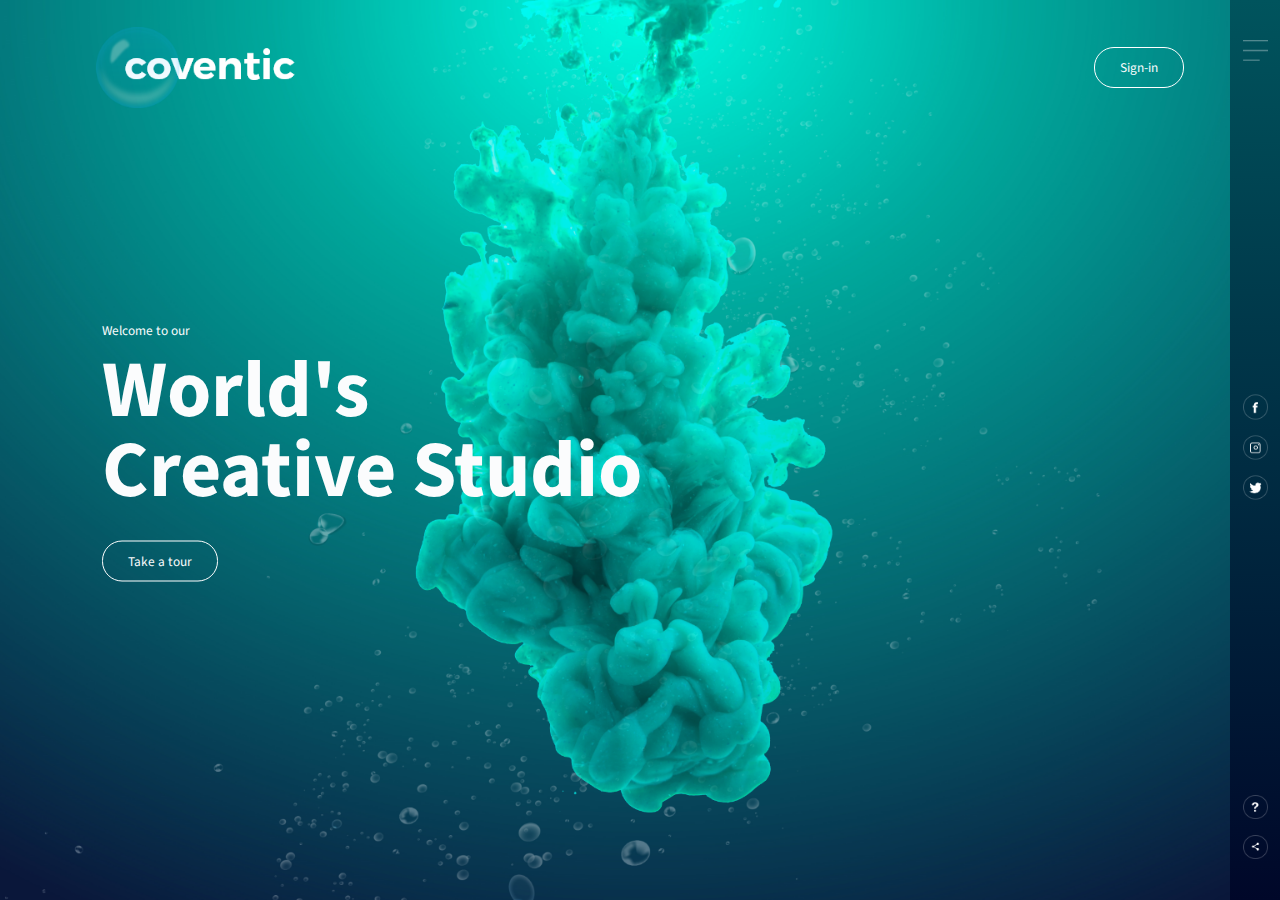
<file: animated.html>
<!DOCTYPE html>
<html lang="en">
<head>
    <meta charset="UTF-8">
    <meta http-equiv="X-UA-Compatible" content="IE=edge">
    <meta name="viewport" content="width=device-width, initial-scale=1.0">
    <title>animated web</title>
    <link rel="preconnect" href="https://fonts.gstatic.com">
<link href="https://fonts.googleapis.com/css2?family=Source+Sans+Pro:wght@300&display=swap" rel="stylesheet">
    <link rel="stylesheet" href="animated.css">
</head>
<body>
    <div class="hero">
        <div class="navbar">
            <img src="img/logo.png" alt="" class="logo">
            <button>Sign-in</button>
        </div>
        <div class="content">
        <small>Welcome to our</small>
        <h1>World's <br> Creative Studio</h1>
        <button>Take a tour</button>
        </div>
        <div class="sidebar">
            <img src="img/menu.png" class="menu" alt="">

            <div class="sociallink">
                <img src="img/fb.png" alt="">
                <img src="img/ig.png" alt="">
                <img src="img/tw.png" alt="">
            </div>
            <div class="usefullink">
                <img src="img/info.png" alt="">
                <img src="img/share.png" alt="">
                
            </div>
        </div>
        <div class="bubbles">
            <img src="img/bubble.png" alt="">
            <img src="img/bubble.png" alt="">
            <img src="img/bubble.png" alt="">
            <img src="img/bubble.png" alt="">
            <img src="img/bubble.png" alt="">
            <img src="img/bubble.png" alt="">
            <img src="img/bubble.png" alt="">
            <img src="img/bubble.png" alt="">
        </div>
    </div>
    
</body>
</html>
</file>
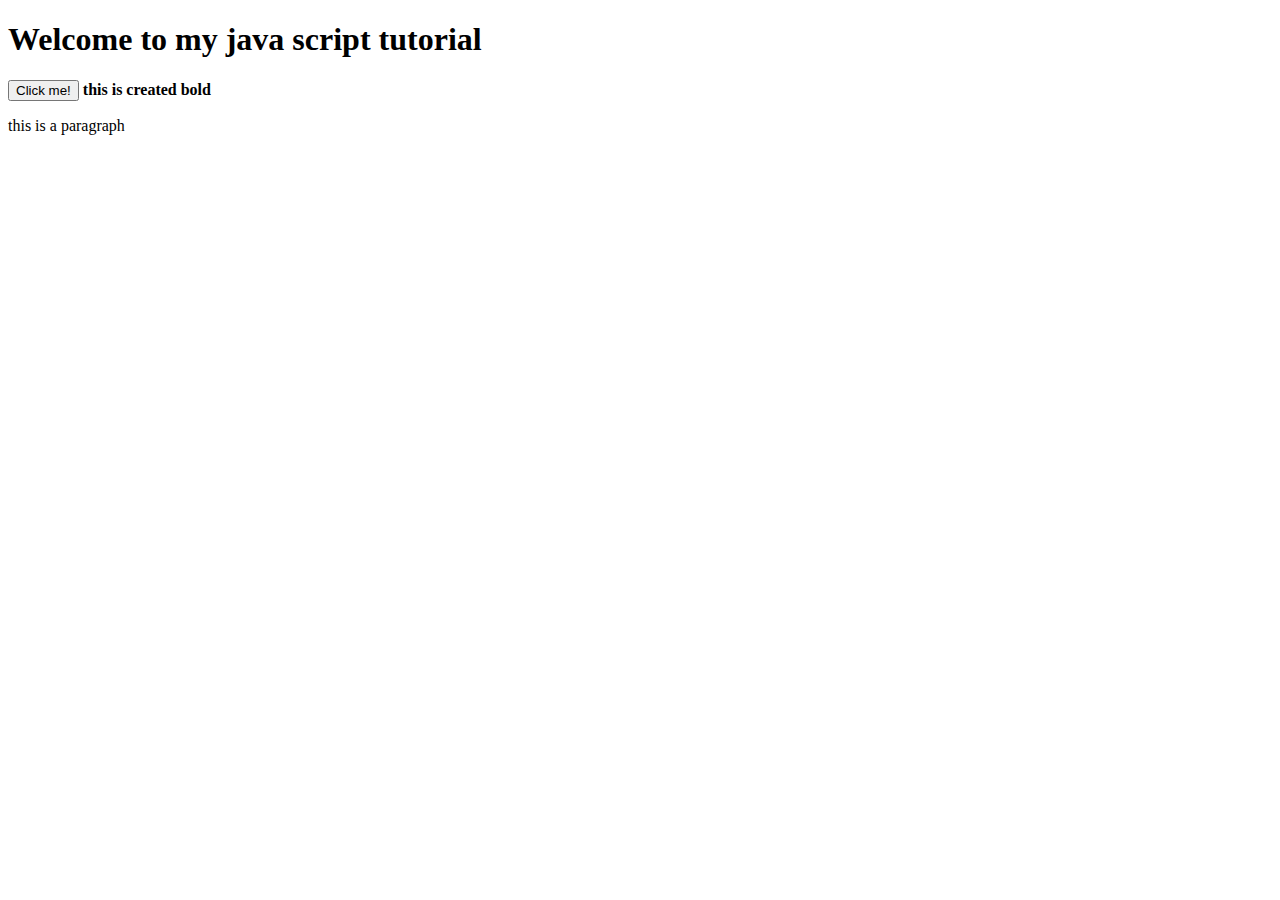
<file: js.html>
<!DOCTYPE html>
<html lang="en">
<head>
    <meta charset="UTF-8">
    <meta http-equiv="X-UA-Compatible" content="IE=edge">
    <meta name="viewport" content="width=device-width, initial-scale=1.0">
    <title>java script tutorial</title>
    <style>
        .bg-primary{
            background: red;
        }
        .text-sucess{
            background: cyan;
        }
    </style>
</head>
<body>
    <h1>Welcome to my java script tutorial</h1>
    <div id="firstcontainer" class="container">
        <button id="click" onclick="clicked"> Click me!</button>
    </div>
    <div class="container">
        <p>this is a paragraph</p>
    </div>
    <script src="index.js"></script>
</body>


</html>
</file>
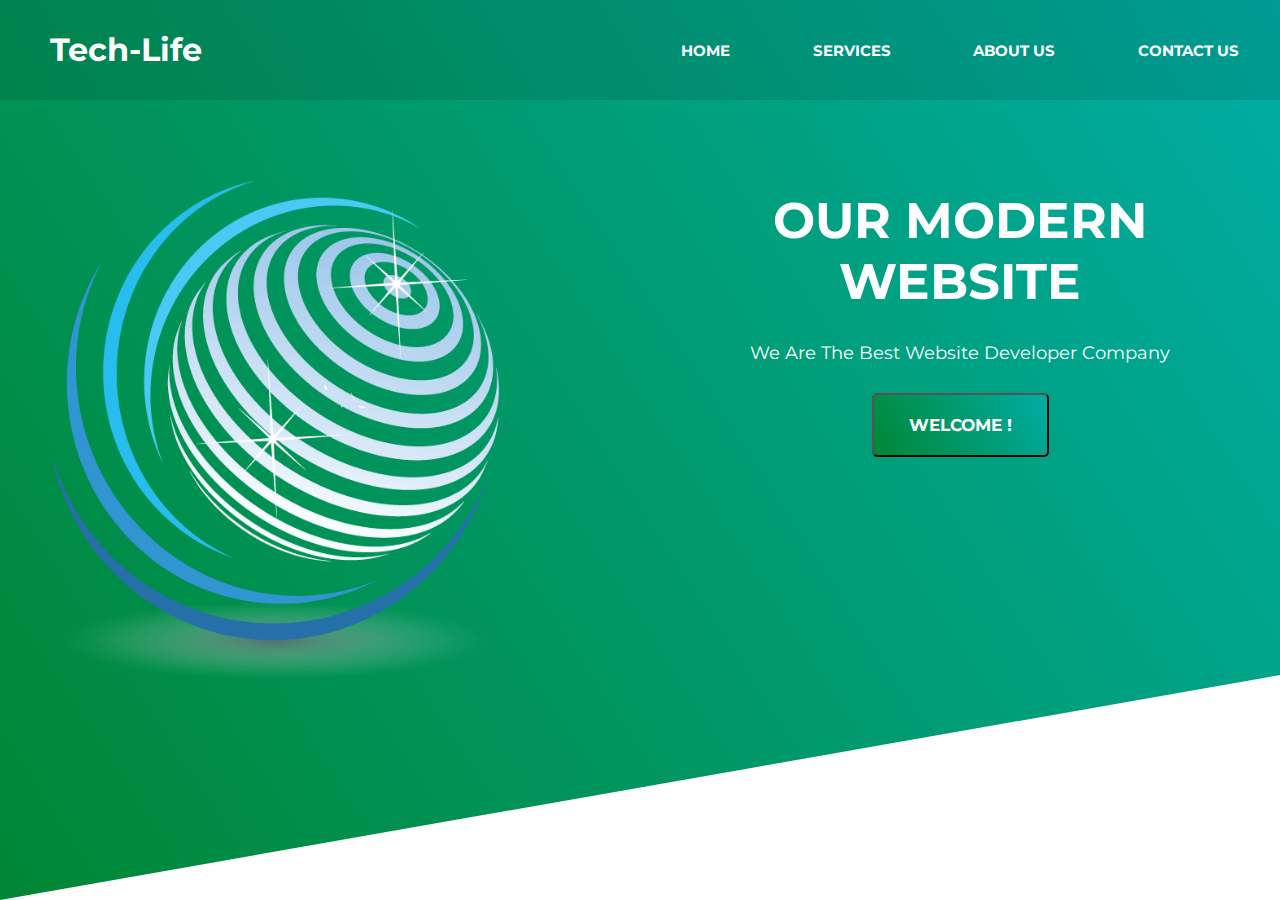
<file: web3.html>
<!DOCTYPE html>
<html lang="en">

<head>
    <meta charset="UTF-8">
    <meta http-equiv="X-UA-Compatible" content="IE=edge">
    <meta name="viewport" content="width=device-width, initial-scale=1.0">
    <title>vaibhav</title>
    <link rel="stylesheet" href="web3.css">
    <link rel="preconnect" href="https://fonts.gstatic.com">
    <link rel="preconnect" href="https://fonts.gstatic.com">
    <link href="https://fonts.googleapis.com/css2?family=Montserrat:wght@100&display=swap" rel="stylesheet">
</head>

<body>
    </head>

    <body>
        <header class="site-header">
            <nav>
                <div class="logo">
                    <h1>
                        Tech-Life
                    </h1>
                </div>
                <div class="menu">
                    <ul class="link">
                        <li><a href="#"> home </a></li>
                        <li><a href="#"> services</a></li>
                        <li><a href="#">about us</a></li>
                        <li><a href="#"> contact us</a></li>
                    </ul>
                </div>
            </nav>

            <section>
            <div class="leftside">
                <img src="img/PikPng.com_blue-circle-png_971842.png" alt="">
            </div>
           
            <div class="rightside">
                <h1>OUR MODERN WEBSITE</h1>
                <p>We Are The Best Website Developer Company</p>
                <button>WELCOME !</button>
            </div>

        </section>

        </header>

    </body>

</html>
</file>
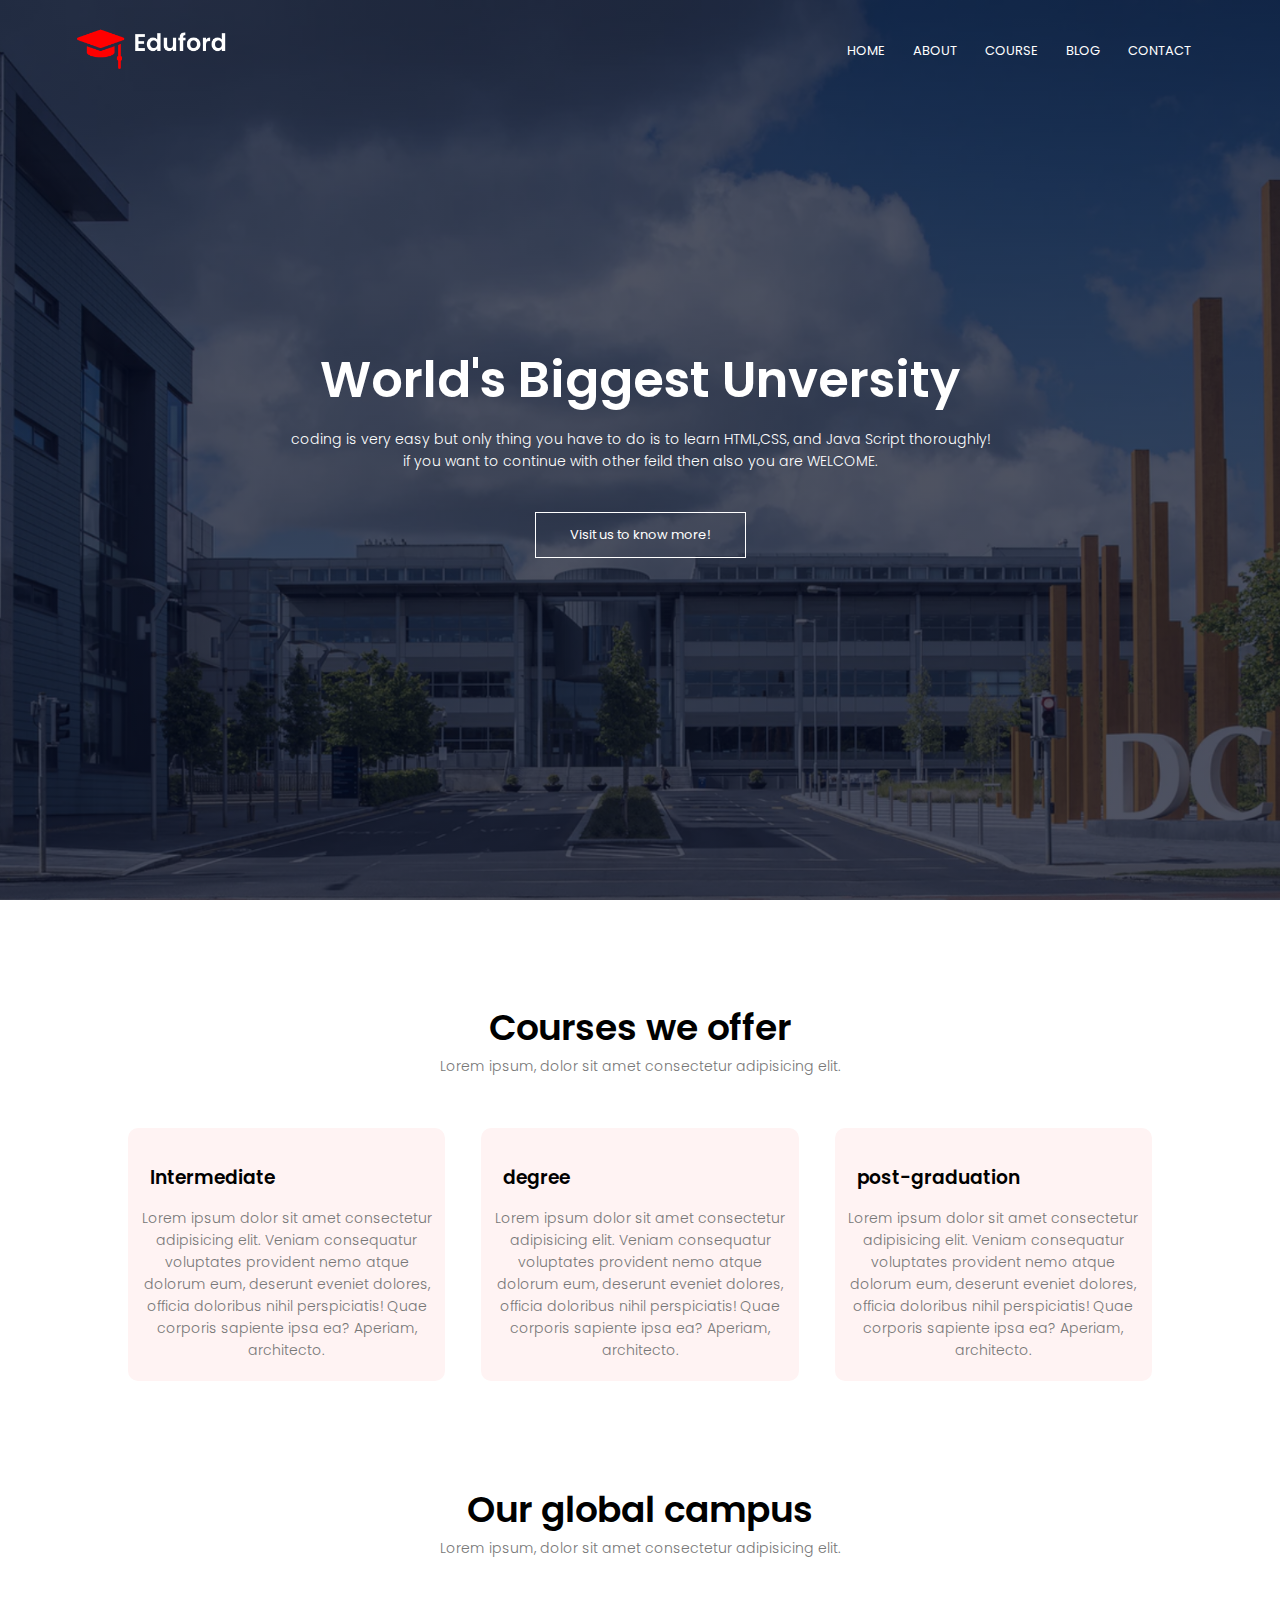
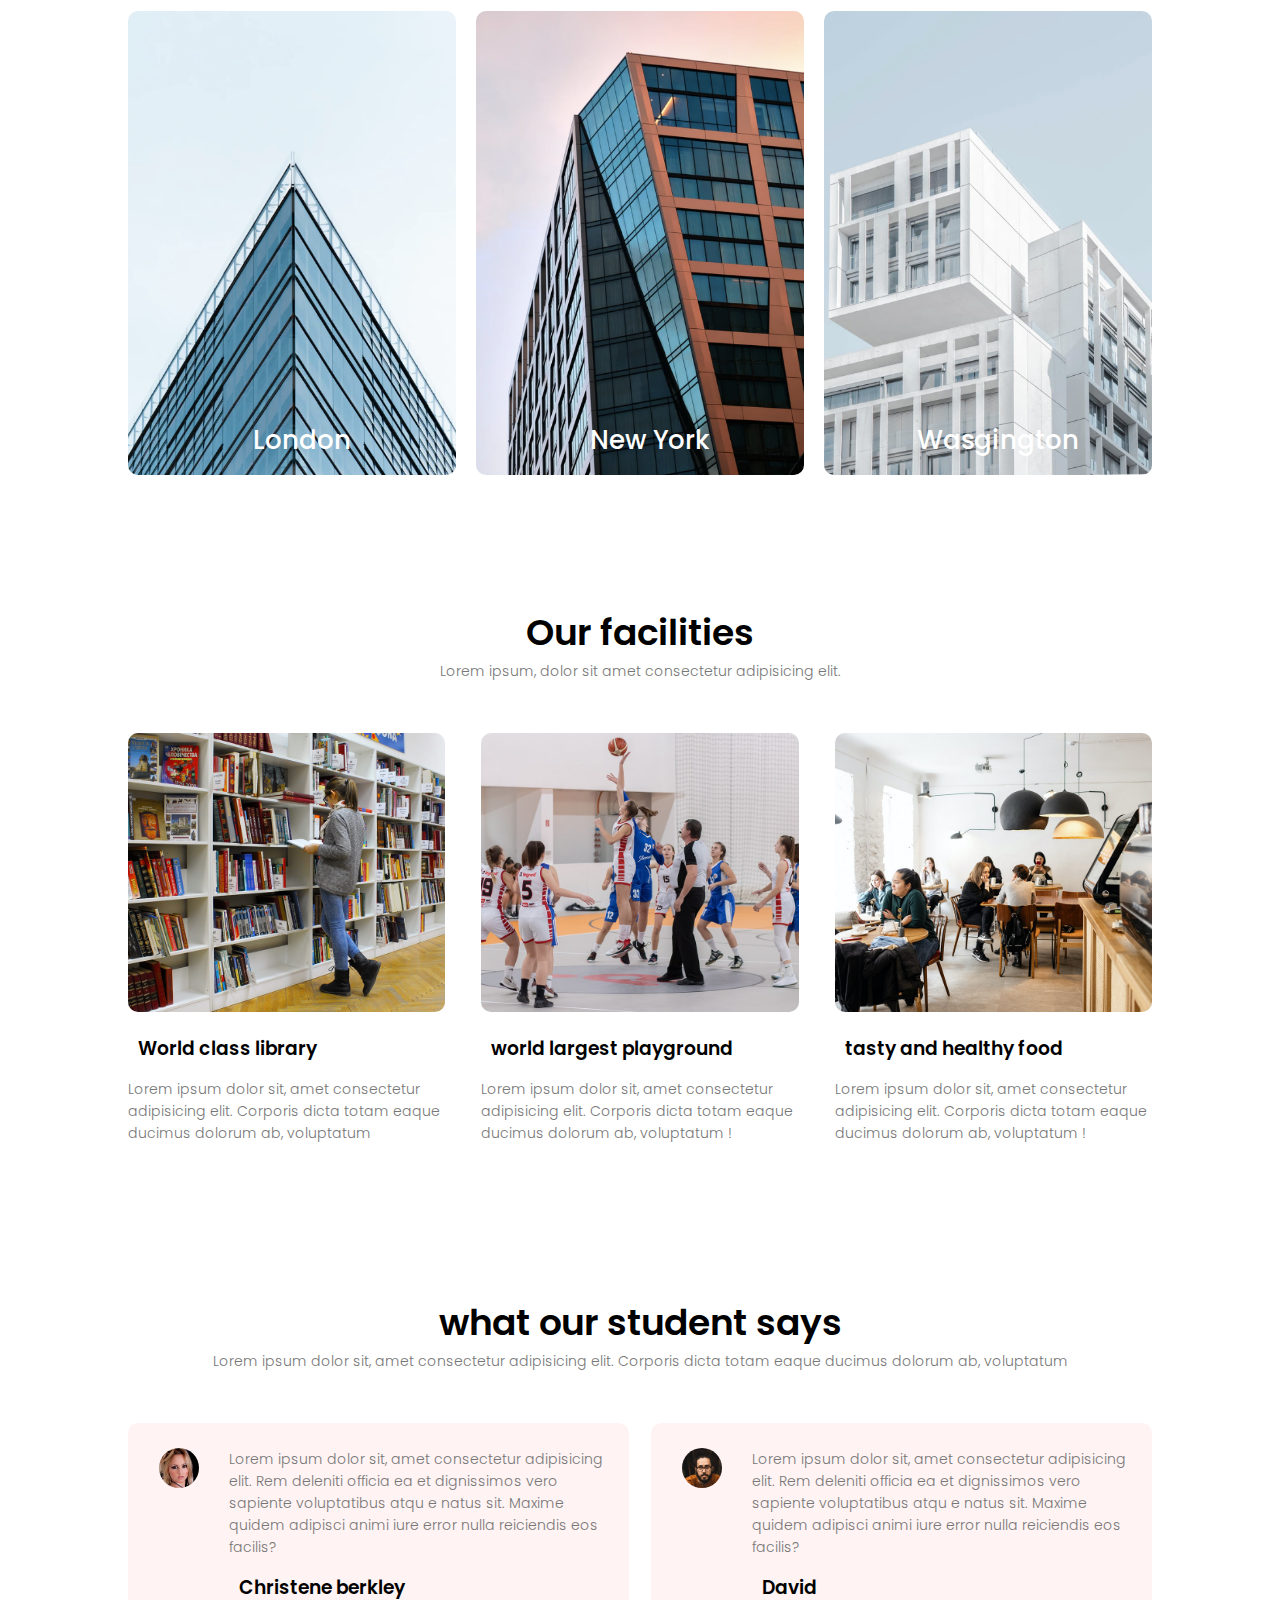
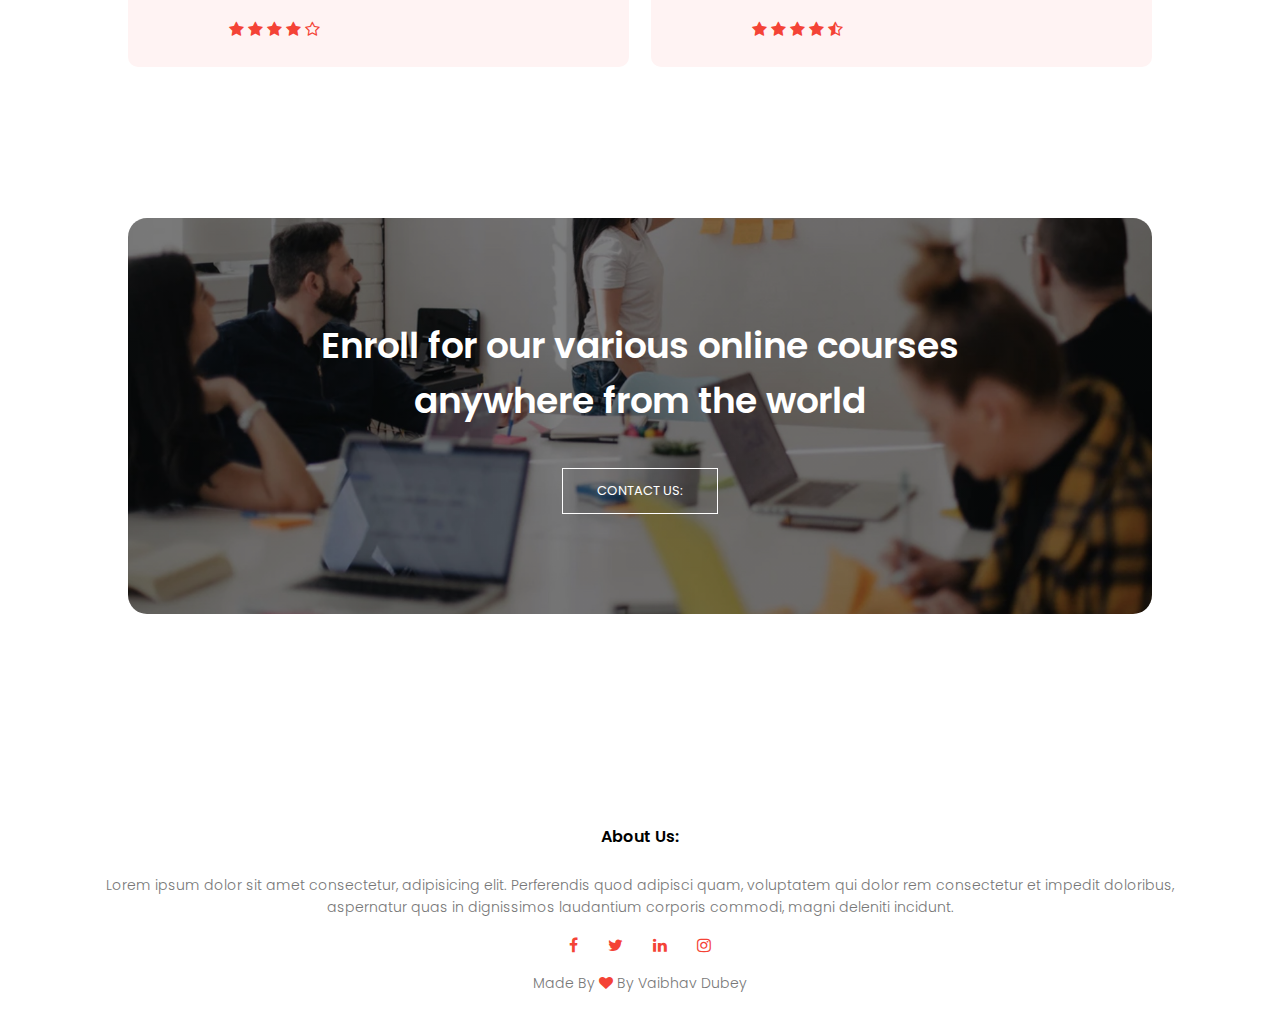
<file: web4.html>
<!DOCTYPE html>
<html lang="en">
<head>
    <meta charset="UTF-8">
    <meta http-equiv="X-UA-Compatible" content="IE=edge">
    <meta name="viewport" content="width=device-width, initial-scale=1.0">
    <title>Document</title>
    <link rel="stylesheet" href="web4.css">
    <link rel="preconnect" href="https://fonts.gstatic.com">
    <link href="https://fonts.googleapis.com/css2?family=Poppins:wght@300&display=swap" rel="stylesheet">
    <link rel="stylesheet" href="https://stackpath.bootstrapcdn.com/font-awesome/4.7.0/css/font-awesome.min.css">
</head>
<body>
    <section class="header">
        <nav>
            <a href="index.html"> <img src="uniimg/logo.png" alt=""></a>
            <div class="nav-links" id="navlink">
                <i class="fa fa-times" onclick="hidemenu()"></i>
                <ul>
                    <li><a href="">HOME </a> </li>
                    <li><a href=""> ABOUT</a> </li>
                    <li><a href=""> COURSE</a> </li>
                    <li><a href=""> BLOG</a> </li>
                    <li><a href=""> CONTACT</a> </li>
                </ul>
            </div>
            <i class="fa fa-bars" onclick="showmenu()"></i>
        </nav>
        <div class="textbox">
            <h1> World's Biggest Unversity</h1>
              <p> coding is very easy but only thing you have to do is to learn
                  HTML,CSS, and Java Script thoroughly! <br> if you want to continue with other feild
                  then also you are WELCOME.
            </p>
                <a href="" class="hero-btn">Visit us to know more!</a>
        </div>
    </section>

    <!-- course -->

    <section class="course">
        <h1>Courses we offer</h1>
         <p>Lorem ipsum, dolor sit amet consectetur adipisicing elit.</p>

         <div class="row">
             <div class="course-col">
                 <h3>Intermediate</h3>
                 <p>Lorem ipsum dolor sit amet consectetur adipisicing elit. Veniam consequatur
                      voluptates provident nemo atque dolorum eum, deserunt eveniet dolores, officia doloribus
                       nihil perspiciatis! Quae corporis sapiente ipsa ea? Aperiam, architecto.</p>
             </div>
             <div class="course-col">
                <h3>degree</h3>
                <p>Lorem ipsum dolor sit amet consectetur adipisicing elit. Veniam consequatur
                     voluptates provident nemo atque dolorum eum, deserunt eveniet dolores, officia doloribus
                      nihil perspiciatis! Quae corporis sapiente ipsa ea? Aperiam, architecto.</p>
            </div>
            <div class="course-col">
                <h3>post-graduation</h3>
                <p>Lorem ipsum dolor sit amet consectetur adipisicing elit. Veniam consequatur
                     voluptates provident nemo atque dolorum eum, deserunt eveniet dolores, officia doloribus
                      nihil perspiciatis! Quae corporis sapiente ipsa ea? Aperiam, architecto.</p>
            </div>
         </div>
    </section>

    <!-- campus -->

    <section class="campus">
        <h1>Our global campus</h1>
        <p>Lorem ipsum, dolor sit amet consectetur adipisicing elit.</p>

        <div class="row">
            <div class="campus-col">
                <img src="uniimg/london.png" alt="">
                <div class="layer">
                    <h3>London</h3>
                </div>
            </div>

            <div class="campus-col">
                <img src="uniimg/newyork.png" alt="">
                <div class="layer">
                    <h3>New York</h3>
                </div>
            </div>

            <div class="campus-col">
                <img src="uniimg/washington.png" alt="">
                <div class="layer">
                    <h3>Wasgington </h3>
                </div>
            </div>
            
        </div>

    </section>

    <!-- facilities -->

    <section class="facilities">
        <h1>Our facilities</h1>
        <p>Lorem ipsum, dolor sit amet consectetur adipisicing elit.</p> 

        <div class="row">
            <div class="facilities-col">
                <img src="uniimg/library.png" alt="">
                <h3>World class library</h3>
                <p>Lorem ipsum dolor sit, amet consectetur adipisicing elit.
                     Corporis dicta totam eaque ducimus dolorum ab, voluptatum 
                  </p>
            </div>

            <div class="facilities-col">
                <img src="uniimg/basketball.png" alt="">
                <h3>world largest playground</h3>
                <p>Lorem ipsum dolor sit, amet consectetur adipisicing elit.
                     Corporis dicta totam eaque ducimus dolorum ab, voluptatum 
                    !</p>
            </div>
            
            <div class="facilities-col">
                <img src="uniimg/cafeteria.png" alt="">
                <h3>tasty and healthy food</h3>
                <p>Lorem ipsum dolor sit, amet consectetur adipisicing elit.
                     Corporis dicta totam eaque ducimus dolorum ab, voluptatum 
                     !</p>
            </div>

        </div>

    </section>

    <!-- testimonials -->

    <section class="testimonials">
        <h1>what our student says </h1>
        <p>Lorem ipsum dolor sit, amet consectetur adipisicing elit.
            Corporis dicta totam eaque ducimus dolorum ab, voluptatum </p>
         
            <div class="row">
                <div class="testimonials-col">
                    <img src="uniimg/user1.jpg" alt="">
                    <div>
                        <p>Lorem ipsum dolor sit, amet consectetur adipisicing elit. 
                            Rem deleniti officia ea et dignissimos vero sapiente voluptatibus atqu
                            e natus sit. Maxime quidem adipisci animi iure error nulla reiciendis eos facilis?
                        </p>
                        <h3>Christene berkley</h3>
                        <i class="fa fa-star" aria-hidden="true"></i>
                        <i class="fa fa-star" aria-hidden="true"></i>
                        <i class="fa fa-star" aria-hidden="true"></i>
                        <i class="fa fa-star" aria-hidden="true"></i>
                        <i class="fa fa-star-o" aria-hidden="true"></i>
                    </div>
                </div>

                <div class="testimonials-col">
                    <img src="uniimg/user2.jpg" alt="">
                    <div>
                        <p>Lorem ipsum dolor sit, amet consectetur adipisicing elit. 
                            Rem deleniti officia ea et dignissimos vero sapiente voluptatibus atqu
                            e natus sit. Maxime quidem adipisci animi iure error nulla reiciendis eos facilis?
                        </p>
                        <h3>David</h3>
                        <i class="fa fa-star" aria-hidden="true"></i>
                        <i class="fa fa-star" aria-hidden="true"></i>
                        <i class="fa fa-star" aria-hidden="true"></i>
                        <i class="fa fa-star" aria-hidden="true"></i>
                        <i class="fa fa-star-half-o" aria-hidden="true"></i>
                    </div>
                </div>
            </div>

        </section>

        <!-- call to action -->

        <section class="cta">
            <h1>Enroll for our various online courses <br> anywhere from the world</h1>
            <a href="" class="hero-btn">CONTACT US:</a>
        </section>

        <!-- footer -->

<section class="footer"></section>

<section class="footer">
    <h4>About Us:</h4>
    <p>Lorem ipsum dolor sit amet consectetur, adipisicing elit. Perferendis quod adipisci quam, 
        voluptatem qui dolor rem consectetur et impedit doloribus, <br> aspernatur quas in dignissimos 
        laudantium corporis commodi, magni deleniti incidunt.</p>
        <div class="icons">
            <i class="fa fa-facebook" aria-hidden="true"></i>
            <i class="fa fa-twitter" aria-hidden="true"></i>
            <i class="fa fa-linkedin" aria-hidden="true"></i>
            <i class="fa fa-instagram" aria-hidden="true"></i>
        </div>
        <p>Made By <i class="fa fa-heart" aria-hidden="true"></i> By Vaibhav Dubey </p>
</section>


    <!-- javascript for toggle menu in mobile query -->

    <script>
        var navlink = document.getElementById("navlink");
        function showmenu() {
            navlink.style.right = "0";
        }
        function hidemenu() {
            navlink.style.right = "-200px" 
        }
    </script>
</body>
</html>
</file>
<file: web3.css>
*{
 margin: 0;
 padding: 0;
 box-sizing: border-box;  
 font-family: 'Montserrat', sans-serif;
}

.site-header {
    width: 100%;
    height: 100vh;
    background: linear-gradient(57deg, #008634, #00ada5);
    clip-path: polygon(0% 0%, 100% 0%, 100% 75%, 0% 100%) ;
}

nav {
    width: 100%;
    height: 100px;
    /* background: red; */
    display: flex;
    /* align-items: center; */
    color: white;
    background:  rgba(0,0,0,0.1);
}

.logo {
    width: 50%;
    height: 100px;
    
}

.logo h1 {
    line-height: 100px; 
    padding-left: 50px;

}

.menu {
    width: 50%;
    height: 100px;
}

.menu ul {
    width: 100%;
    height: 100px;
    display: flex;
    flex-direction: row;
    justify-content: space-around;
    align-items: center;
    
}

.link a {
    text-decoration: none;
    color: white;
    text-transform: uppercase;
    list-style: none;
    font-size: 15px;
    font-weight: bold ;
    
}

.menu ul li {
    list-style: none;
}

section {
    display: flex;

}

.leftside {
    width: 50%;
    height: auto;
    overflow: ;
    margin-top: 80px;
}

.leftside img {
    width: 450px;
    height: 500px;
    margin-left: 50px;
    margin-bottom: 50px;
}

.rightside {
    width: 50%;
    height: 300px;
    color: white;
    text-align: center;
    margin-top: 50px;
    padding: 40px;
}

.rightside h1 {
    font-size: 50px;
    font-weight: bolder;
    text-transform: uppercase;

}

.rightside p {
    font-size: 1.1rem;
    padding: 30px 0;
    font-weight: 1000px;
}
.rightside button{
    font-size: 17px;
    font-weight: bold;
    color: white;
    text-transform: uppercase;
    background: linear-gradient(57deg, #008634, #00ada5);
    border-radius: 5px;
    padding: 20px 35px;
}

.rightside button:hover {
    background: linear-gradient(57deg, #00ada5, #008634);
}
</file>
<file: web4.css>
*{
    margin: 0;
    padding: 0;
    font-family: 'Poppins', sans-serif;
}

.header {
    min-height: 100vh;
    width: 100%;
    background-image: linear-gradient(rgba(4,9,30,0.7),rgba(4,9,30,0.7)),
    url('uniimg/banner.png');
    background-position: center;
    background-size: cover;
    position: relative;
}

nav {
    display: flex;
    padding: 2% 6%;
    justify-content: space-between;
    align-items: center;
}

nav img {
    width: 150px;
}

.nav-links {
    flex: 1;
    text-align: right;
}

.nav-links ul li {
    list-style: none;
    display: inline-block;
    padding: 8px 12px;
    position: relative;
}

.nav-links ul li a {
    color: #fff;
    text-decoration: none;
    font-size: 13px;
}

.nav-links ul li::after{
    content: ''; 
    width: 0%;
    height: 2px;
    background: #f44336;
    display: block;
    margin: auto;
    transition: 0.5s;
}

.nav-links ul li:hover::after {
    width: 100%;
}

.textbox {
    text-align: center;
    width: 90%;
    color: #fff;
    position: absolute;
    top: 50%;
    left: 50%;
    transform: translate(-50%,-50%);
}

.textbox h1{
    font-size: 50px;
}

.textbox p{
    margin: 10px 0 40px;
    font-size: 14px;
    color: #fff;
}
.hero-btn {
    display: inline-block;
    text-decoration: none;
    color: #fff;
    border: 1px solid #fff;
    padding: 12px 34px;
    font-size: 13px;
    background: transparent;
    position: relative;
    cursor: pointer;
    transition: 1s;
}

.hero-btn:hover {
    border: 1px solid white;
    background: #f44336;
}

nav .fa {
    display: none;
}

@media(max-width : 700px){
.textbox h1{
    font-size: 20px;
}

    .nav-links ul li {
     display: block;
}

 .nav-links{
     position: absolute;
     background: #f44336;
     height: 100vh;
     width: 200px ;
     top: 0;
     right: -200px;
     text-align: left;
     z-index: 2;
     transition: 1s;
 }
  nav .fa{
      display: block;
      color: #fff;
      margin: 10px;
      font-size: 22px;
      cursor: pointer;
  }

  .nav-links ul{
      padding: 30px;
  }

}

/* course */

.course {
    width: 80%;
    margin: auto;
    text-align: center;
    padding-top: 100px;
}
h1{
    font-size: 36px;
    font-weight: 600;
}

p{
    color: #777;
    font-size: 14px;
    font-weight: 300;
    line-height: 22px;
    padding: 10px;
}

.row {
    margin-top: 5%;
    display: flex;
    justify-content: space-between;
}

.course-col {
    flex-basis: 31%;
    background: #fff3f3;
    border-radius: 10px;
    margin-bottom: 5%;
    padding: 20px 12px;
    box-sizing: border-box;
    transition: 0.5s;
}
h3 {
    text-align: center;
    font-weight: 600;
    margin: 10px;
}

.course-col:hover {
    box-shadow: 0 0 20px 0 rgba(0,0,0,0.2);
    cursor: grab;
}

@media(max-width: 700px){
    .row{
        flex-direction: column;
    }
}


/* campus */

.campus{
    width: 80%;
    margin: auto;
    text-align: center;
    padding-top: 50px;
} 

.campus-col{
    flex-basis: 32%;
    border-radius: 10px;
    margin-bottom: 30px;
    position: relative;
    overflow: hidden;
}

.campus-col img{
    width: 100%;
    display: block;
}

.layer{
    background: transparent;
    height: 100%;
    width: 100%;
    position: absolute;
    top:0;
    left: 0;
    transition: 0.5s;
}

.layer:hover {
    background: rgba(226,0,0,0.5);
}

.layer h3{
    width: 100%;
    font-weight: 500;
    color: #fff;
    font-size: 26px;
    bottom: 0;
    left: 50%;
    transform: translateX(-50%);
    position: absolute;
    transition: 0.5s;
    text-align: center;
}

.layer:hover h3{
    bottom: 40%;
    opacity: 1;
}

/* facilities */

.facilities{
    width: 80%;
    margin: auto;
    text-align: center;
    padding-top: 100px;
}

.facilities-col{
    flex-basis: 31%;
    border-radius: 10px;
    margin-bottom: 5%;
    text-align: left;
}

.facilities-col img{
    width: 100%;
    border-radius: 10px;
}

p {
    padding: 0;
}

h3 {
    margin-top: 16px;
    margin-bottom: 15px;
    text-align: center;
}

/* testimonials */

.testimonials {
    width: 80%;
    margin: auto;
    padding-top: 100px;
    text-align: center;
    
}

.testimonials-col{
    flex-basis: 44%;
    border-radius: 10px;
    margin-bottom: 5%;
    text-align: left;
    background: #fff3f3;
    padding: 25px;
    cursor: pointer;
    display: flex;
    
}

.testimonials-col img{
    height: 40px;
    margin-left: 6px;
    margin-right: 30px;
    border-radius: 50%;
}

p{
    padding: 0;
}

h3{
    margin-top: 15px;
    text-align: left;
}

.testimonials-col .fa{
    color: #f44336;
}

@media(max-width:700px){
    .testimonials-col img{
    margin-left: 0px;
    margin-right: 15px;
    
    }
}

/* call to action */

.cta {
    margin: 100px auto;
    width:80%;
    background-image: linear-gradient(rgba(0,0,0,0.5),rgba(0,0,0,0.5)),url('uniimg/banner2.jpg');
    background-position: center;
    background-size: cover;
    border-radius: 19px;
    text-align: center;
    padding: 100px 0;
}

.cta h1{
    color: #fff;
    margin-bottom: 40px;
    padding: 0;
}

@media(max-width:700px){
    .cta h1{
        font-size: 24px;
    }
}

/* footer */

.footer{
    width: 100%;
    text-align: center;
    padding: 30px 0;
}

.footer h4{
    margin-top: 20px;
    margin-bottom: 25px;
    font-weight: 600;

}

.icons .fa {
    color: #f44336;
    margin: 0 13px;
    cursor: pointer;
    padding: 19px 0;
}

.fa-heart {
    color: #f44336;
}
</file>
<file: animated.css>
*{
    margin: 0;
    padding: 0;
    font-family: 'Source Sans Pro', sans-serif;
} 

.hero {
    width: 100%;
    height: 100vh;
    background-image:url('img/background.png');
    background-size: cover;
    background-position: center;
    /* filter: blur(1px); */
    /* opacity: 5; */
    position: relative;
    overflow: hidden;
}

.logo {
    width: 200px;
    cursor: pointer;
}

.navbar {
    width: 85%;
    height: 15%;
    margin: auto;
    display: flex;
    align-items: center;
    justify-content: space-between;
    /* border: 5px solid black; */
}

button {
    color: #fbfcfd;
    padding: 10px 25px;
    background: transparent;
    border: 1px solid #fff;
    border-radius: 20px;
    cursor: pointer;
    transition: .5s;
}

button:hover {
    color: black;
    background: rgba(255, 255, 255, 0.596);
    border: black;
}

.content{
    color: #fbfcfd;
    position: absolute;
    top: 50%;
    left: 8%;
    transform: translateY(-50%);
    z-index: 2;
}

h1 {
    font-size: 80px;
    margin: 10px 0 30px;
    line-height: 80px;
}

.sidebar{
    width: 50px;
    height: 100vh;
    background: linear-gradient(#00545d,#000729);
    position: absolute;
    right: 0;
    top: 0;
}

.menu {
    display: block;
    width: 25px;
    margin: 40px auto 0;
    cursor: pointer;
}

.sociallink img, .usefullink img {
    width: 25px;
    margin: 5px auto;
    cursor: pointer;
}

.sociallink{
    width: 50px;
    text-align: center;
    position: absolute;
    top: 50%;
    transform: translateY(-50%);
}
.usefullink{
    width: 50px;
    text-align: center;
    position: absolute;
    bottom: 30px;
}

.bubbles {
    width: 100%;
    display: flex;
    align-items: center;
    justify-content: space-around;
    position: absolute;
    bottom: -70px;
}

.bubbles img {
    width: 50px;
    animation: bubble 7s linear infinite ;
}

@keyframes bubble{
    0%{
        transform: translateY(0);
        opacity: 0;
    }
    50%{
        
        opacity: 1;
    }
    75%{
        
        opacity: 1;
    }
    100%{
        transform: translateY(-80vh);
        opacity: 0;
    }
}

.bubbles img:nth-child(1){
    animation-delay: 2s;
    width: 25px;
}
.bubbles img:nth-child(2){
    animation-delay: 1s;
    width : 30px
}
.bubbles img:nth-child(3){
    animation-delay: 3s;
    width: 35px;
}
.bubbles img:nth-child(4){
    animation-delay: 4.5s;
    width: 25px;
}
.bubbles img:nth-child(5){
    animation-delay: 2s;
}
.bubbles img:nth-child(6){
    animation-delay: 3s;
}
.bubbles img:nth-child(7){
    animation-delay: 2.5s;
    width: 25px;
}
.bubbles img:nth-child(8){
    animation-delay: 5.5s;
    width:40px;
}
</file>
